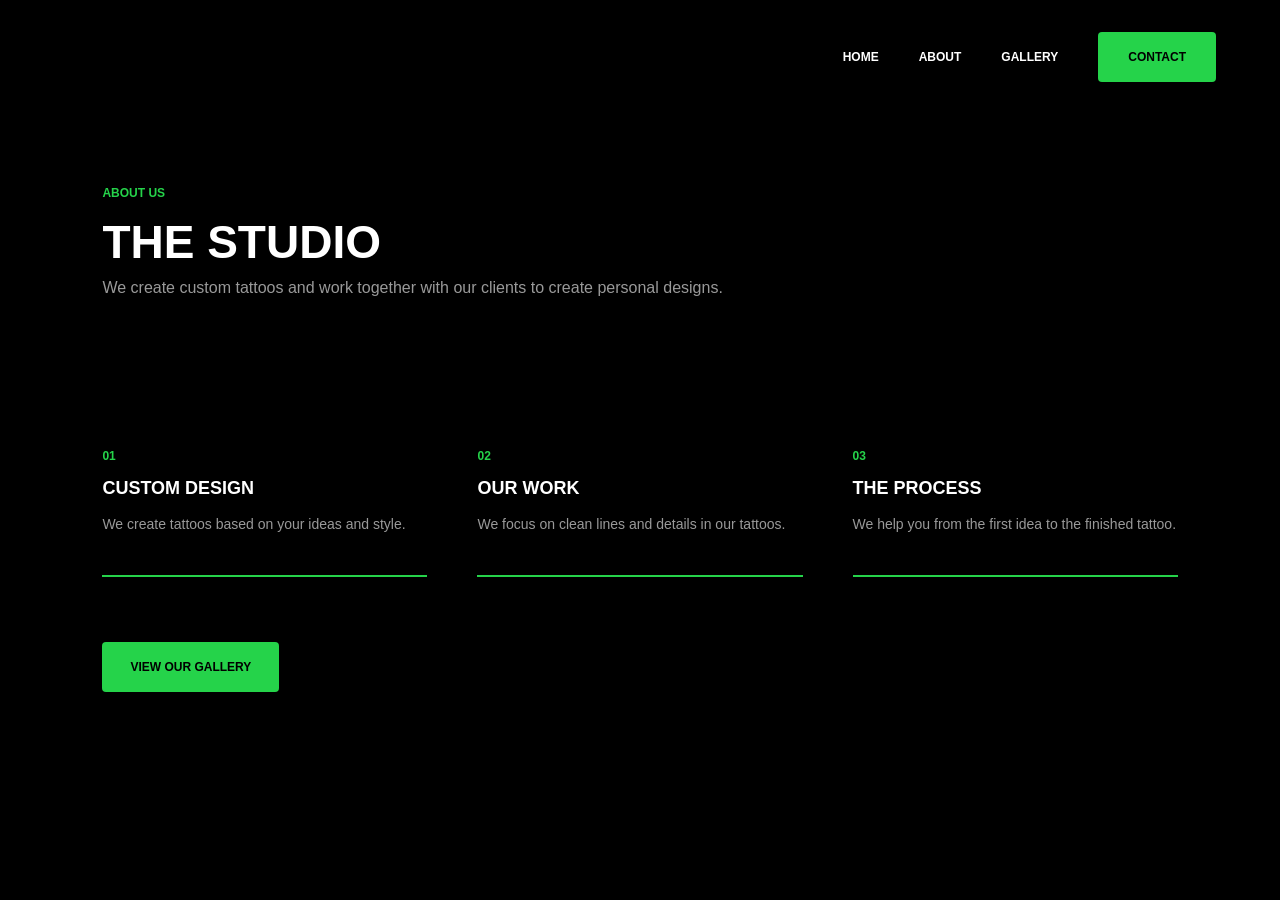
<file: index.html>
<!DOCTYPE html>
<html lang="en">

<head>
    <meta charset="UTF-8">
    <meta name="viewport" content="width=device-width, initial-scale=1.0">

    <title>About Us</title>
    <link rel="stylesheet" href="styles/index.css">
</head>

<body>

    <header>
        <nav>
            <a href="index.html">Home</a>
            <a href="about.html">About</a>
            <a href="gallery.html">Gallery</a>
            <a href="contact.html">Contact</a>
        </nav>
    </header>

    <main>

        <section>
            <p>About Us</p>

            <h1>The Studio</h1>

            <p>
                We create custom tattoos and work together with our clients
                to create personal designs.
            </p>
        </section>

        <section>

            <article>
                <p>01</p>
                <h2>Custom Design</h2>
                <p>We create tattoos based on your ideas and style.</p>
            </article>

            <article>
                <p>02</p>
                <h2>Our Work</h2>
                <p>We focus on clean lines and details in our tattoos.</p>
            </article>

            <article>
                <p>03</p>
                <h2>The Process</h2>
                <p>We help you from the first idea to the finished tattoo.</p>
            </article>

        </section>

        <section>
            <a href="gallery.html">View Our Gallery</a>
        </section>

    </main>

</body>

</html>
</file>
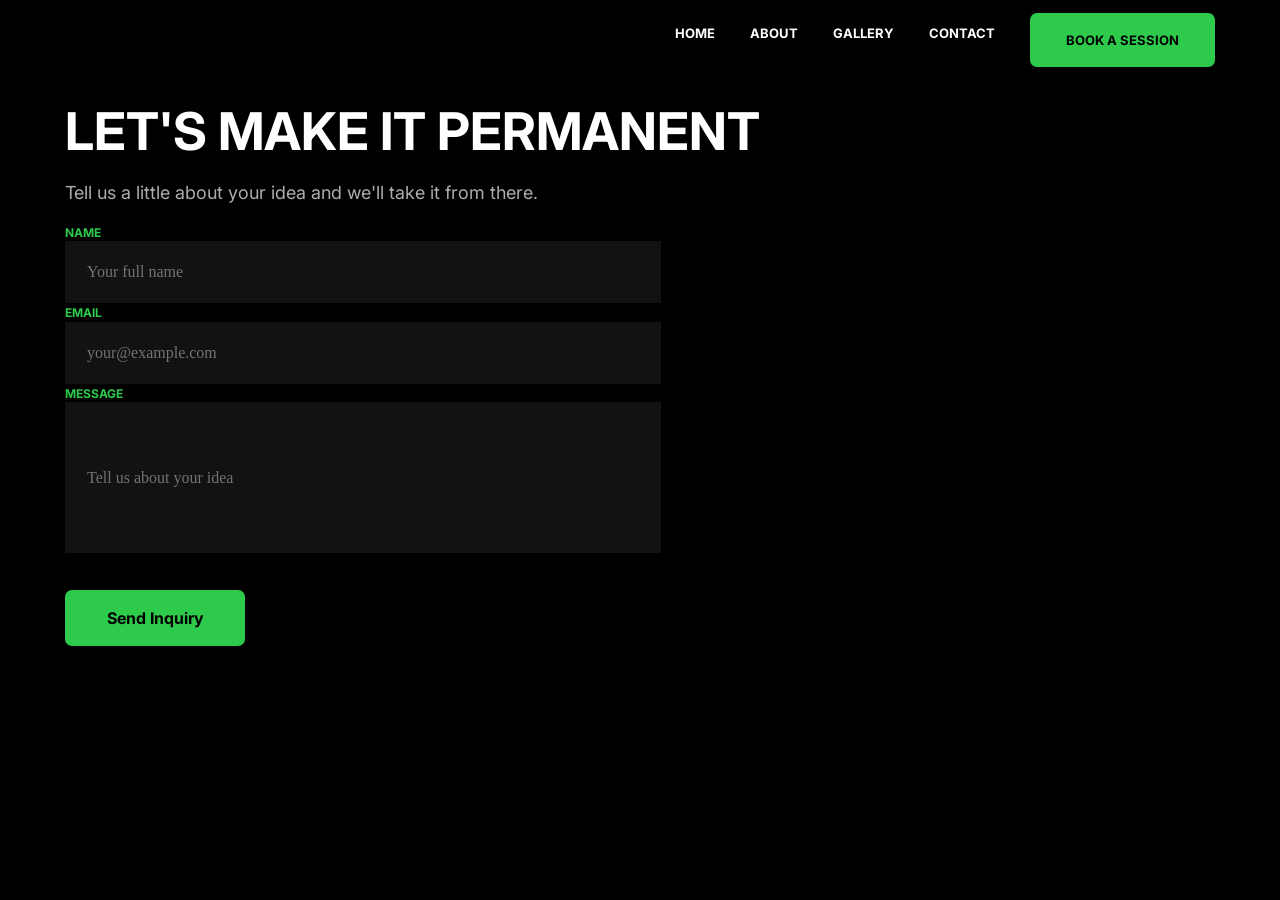
<file: Assignment6/index.html>
<!DOCTYPE html>
<html lang="en">
<head>
    <meta charset="UTF-8">
    <meta name="viewport" content="width=device-width, initial-scale=1.0">
    <title>Document</title>

    <link rel="preconnect" href="https://fonts.googleapis.com">
    <link rel="preconnect" href="https://fonts.gstatic.com" crossorigin>
    <link href="https://fonts.googleapis.com/css2?family=Inter:ital,opsz,wght@0,14..32,100..900;1,14..32,100..900&family=Nunito:ital,wght@0,200..1000;1,200..1000&family=Ramaraja&display=swap" rel="stylesheet">

    <link rel="stylesheet" href="style/normalize.css">
    <link rel="stylesheet" href="style/style.css">
</head>
<body>
    <header>
        <div class="headFlex">
            <nav>
                <ul>
                    <li><a>HOME</a></li>
                    <li><a>ABOUT</a></li>
                    <li><a>GALLERY</a></li>
                    <li><a>CONTACT</a></li>
                </ul>
            </nav>
            <button class="headButton">BOOK A SESSION</button>
        </div>
    </header>
    
    <h1>LET'S MAKE IT PERMANENT</h1>
    <p class="subheader">Tell us a little about your idea and we'll take it from there.</p>
    <form>
        <div><label class="name" id="name" for="nameInput" >NAME </label></div>

        <input id="nameInput" type="text" placeholder="Your full name">

        <div><label class="email" for="emailInput" >EMAIL </label> </div>
        <input id="emailInput" type="email" placeholder="your@example.com" required minlength="1">

        <div><label class="message" for="messageInput" >MESSAGE </label></div>
        <input id="messageInput" type="text" placeholder="Tell us about your idea">
        
        <div>
            <button class="inqButton" type="submit">Send Inquiry</button>
        </div>
        
    </form>
    
        
    
    
 
</body>
</html>
</file>
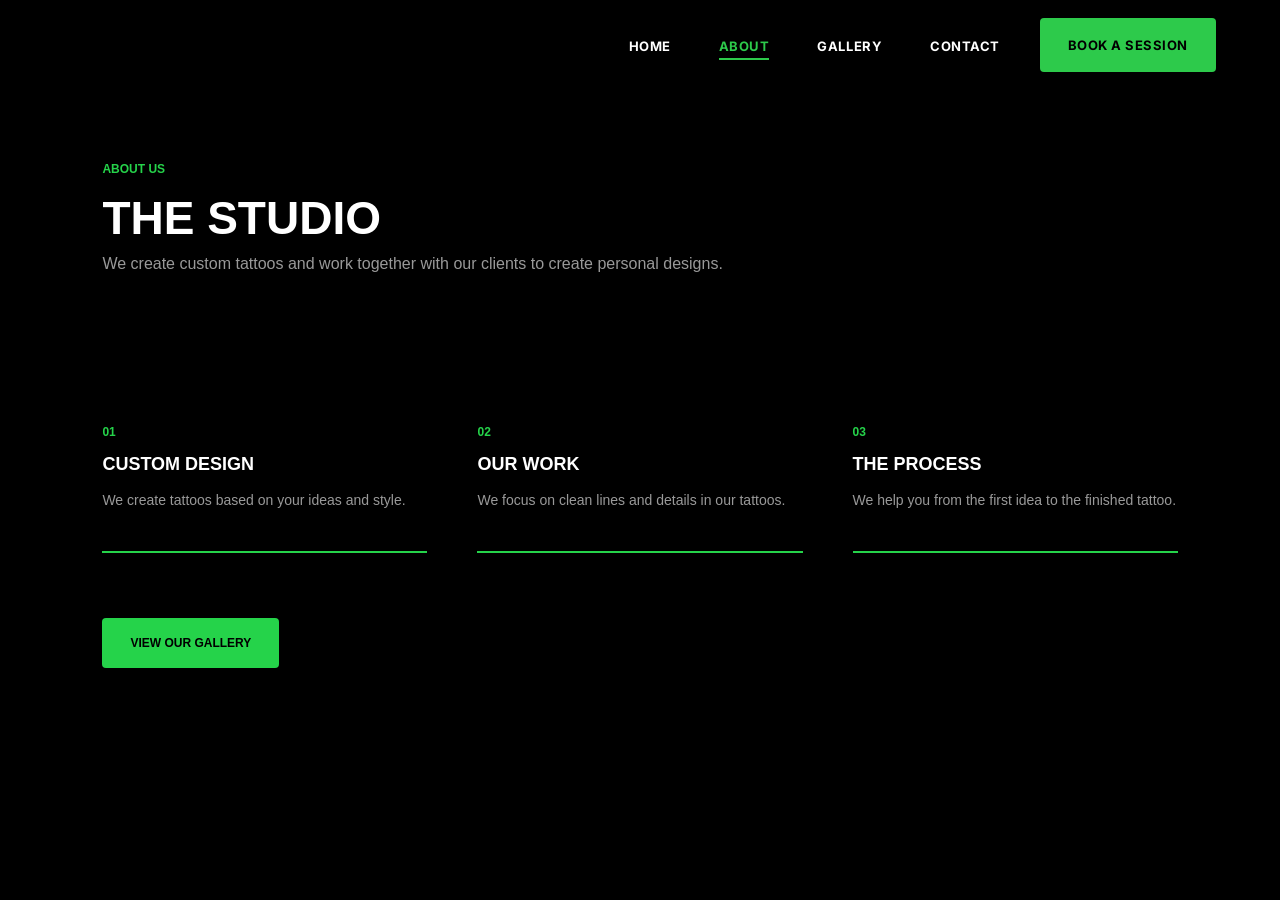
<file: Aboutus.html>
<!DOCTYPE html>
<html lang="en">

<head>
    <meta charset="UTF-8">
    <meta name="viewport" content="width=device-width, initial-scale=1.0">

    <title>About Us</title>
    <link rel="preconnect" href="https://fonts.googleapis.com">
    <link rel="preconnect" href="https://fonts.gstatic.com" crossorigin>
    <link href="https://fonts.googleapis.com/css2?family=Inter:wght@400;700&display=swap" rel="stylesheet">
    <link rel="stylesheet" href="styles/Aboutus.css">
</head>

<body>

    <header class="header">
        <nav class="nav" aria-label="Main">
            <ul class="nav__list">
                <!-- TODO: link to index.html once the home page exists -->
                <li><a href="home.html" class="nav__link">Home</a></li>
                <li><a href="Aboutus.html" class="nav__link nav__link--active" aria-current="page">About</a></li>
                <li><a href="gallery.html" class="nav__link">Gallery</a></li>
                <li><a href="contactus.html" class="nav__link">Contact</a></li>
            </ul>
            <a href="contactus.html" class="button">Book a session</a>
        </nav>
    </header>

    <main>

        <section>
            <p>About Us</p>

            <h1>The Studio</h1>

            <p>
                We create custom tattoos and work together with our clients
                to create personal designs.
            </p>
        </section>

        <section>

            <article>
                <p>01</p>
                <h2>Custom Design</h2>
                <p>We create tattoos based on your ideas and style.</p>
            </article>

            <article>
                <p>02</p>
                <h2>Our Work</h2>
                <p>We focus on clean lines and details in our tattoos.</p>
            </article>

            <article>
                <p>03</p>
                <h2>The Process</h2>
                <p>We help you from the first idea to the finished tattoo.</p>
            </article>

        </section>

        <section>
            <a href="gallery.html">View Our Gallery</a>
        </section>

    </main>

</body>

</html>
</file>
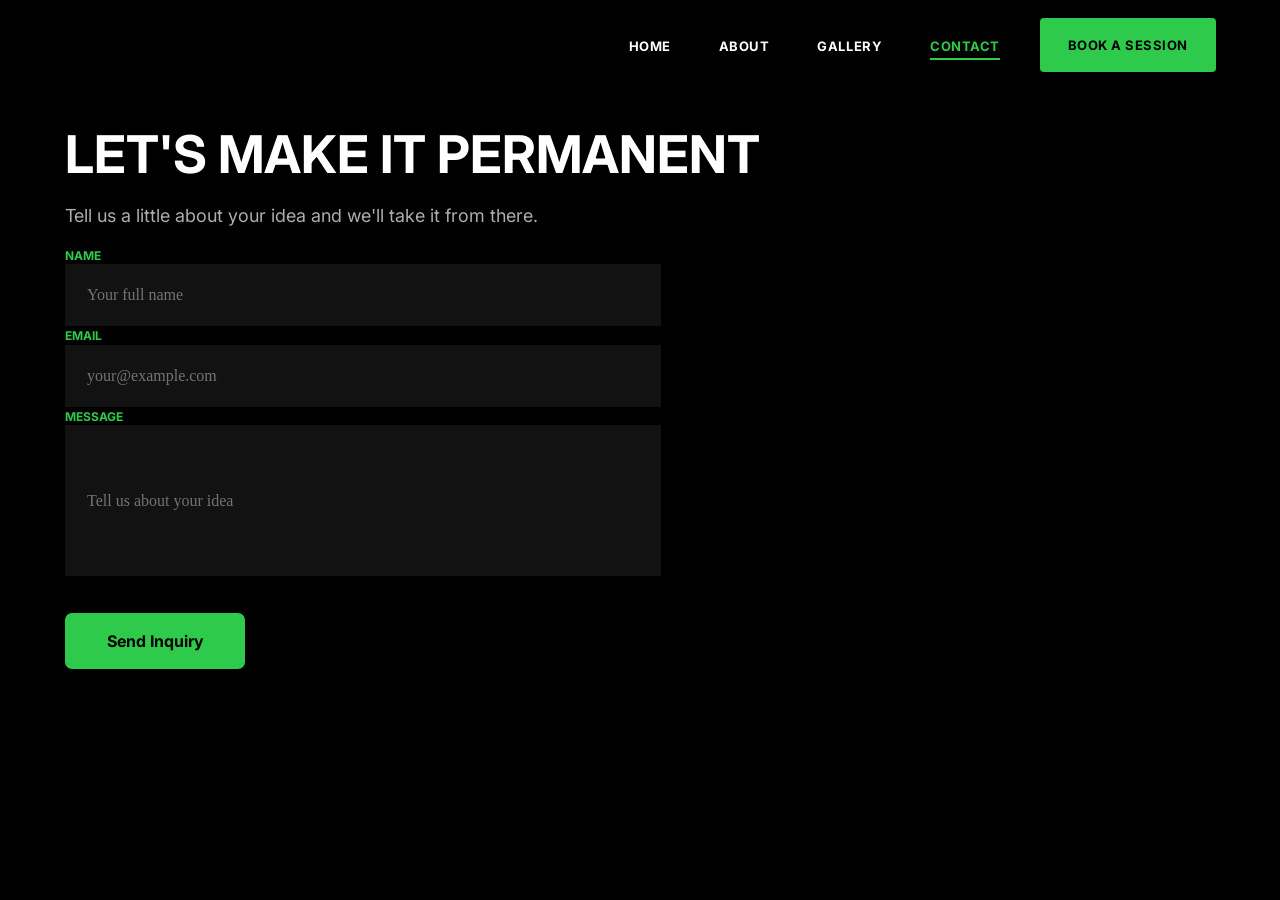
<file: contactus.html>
<!DOCTYPE html>
<html lang="en">
<head>
    <meta charset="UTF-8">
    <meta name="viewport" content="width=device-width, initial-scale=1.0">
    <title>Document</title>

    <link rel="preconnect" href="https://fonts.googleapis.com">
    <link rel="preconnect" href="https://fonts.gstatic.com" crossorigin>
    <link href="https://fonts.googleapis.com/css2?family=Inter:ital,opsz,wght@0,14..32,100..900;1,14..32,100..900&family=Nunito:ital,wght@0,200..1000;1,200..1000&family=Ramaraja&display=swap" rel="stylesheet">

    <link rel="stylesheet" href="styles/normalize.css">
    <link rel="stylesheet" href="styles/contactus.css">
</head>
<body>
    <header class="header">
        <nav class="nav" aria-label="Main">
            <ul class="nav__list">
                <!-- TODO: link to index.html once the home page exists -->
                <li><a href="home.html" class="nav__link">Home</a></li>
                <li><a href="Aboutus.html" class="nav__link">About</a></li>
                <li><a href="gallery.html" class="nav__link">Gallery</a></li>
                <li><a href="contactus.html" class="nav__link nav__link--active" aria-current="page">Contact</a></li>
            </ul>
            <a href="contactus.html" class="button">Book a session</a>
        </nav>
    </header>
    
    <h1>LET'S MAKE IT PERMANENT</h1>
    <p class="subheader">Tell us a little about your idea and we'll take it from there.</p>
    <form>
        <div><label class="name" id="name" for="nameInput" >NAME </label></div>

        <input id="nameInput" type="text" placeholder="Your full name">

        <div><label class="email" for="emailInput" >EMAIL </label> </div>
        <input id="emailInput" type="email" placeholder="your@example.com" required minlength="1">

        <div><label class="message" for="messageInput" >MESSAGE </label></div>
        <input id="messageInput" type="text" placeholder="Tell us about your idea">
        
        <div>
            <button class="inqButton" type="submit">Send Inquiry</button>
        </div>
        
    </form>
    
        
    
    
 
</body>
</html>
</file>
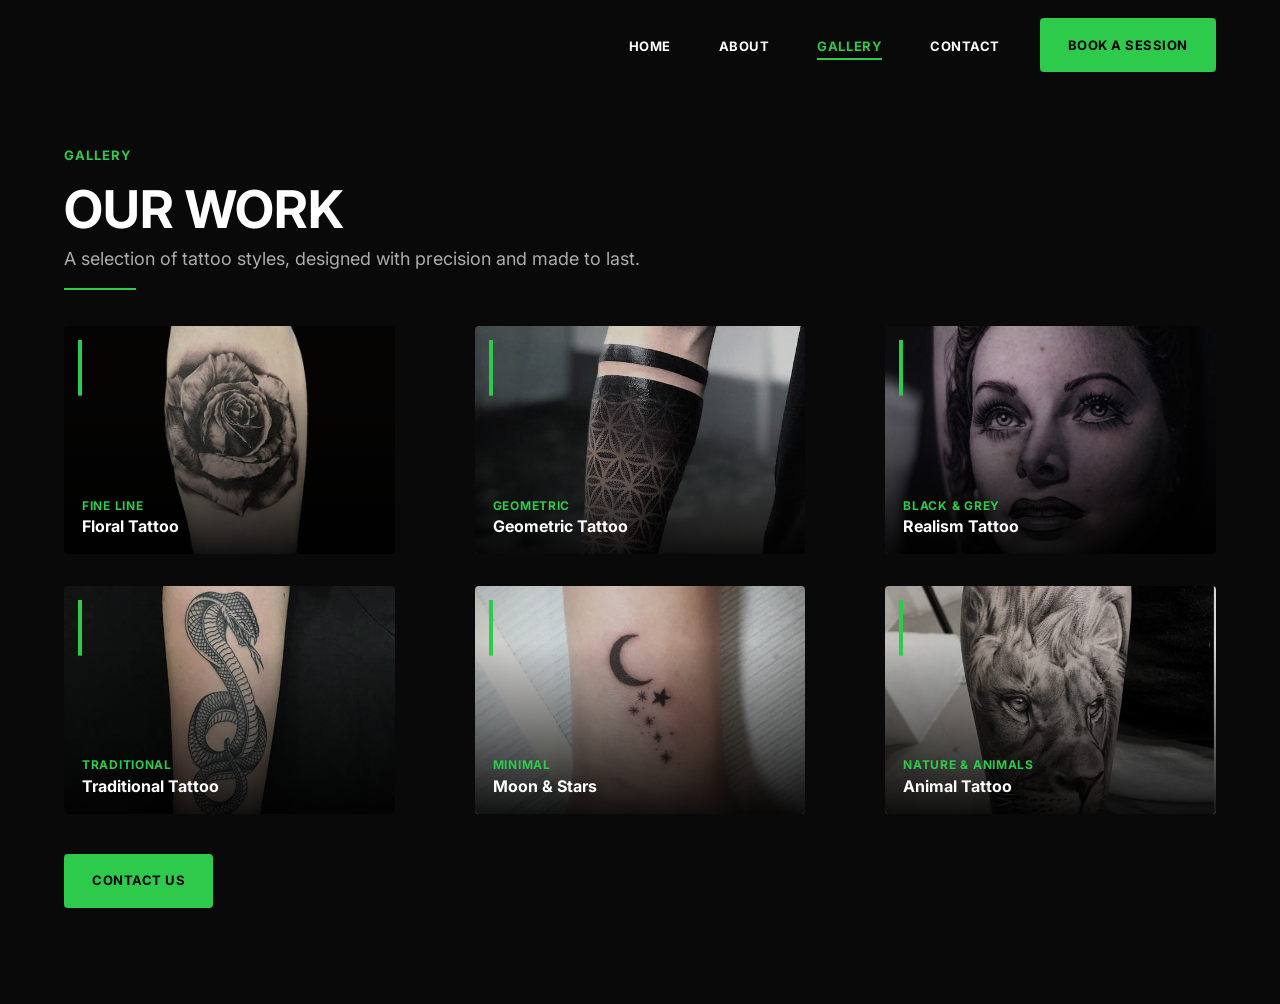
<file: gallery.html>
<!DOCTYPE html>
<html lang="en">
<head>
  <meta charset="UTF-8">
  <meta name="viewport" content="width=device-width, initial-scale=1.0">
  <title>Gallery — INK / LINE</title>
  <link rel="preconnect" href="https://fonts.googleapis.com"> <!--fonts.google.com-->
  <link rel="preconnect" href="https://fonts.gstatic.com" crossorigin>
  <link href="https://fonts.googleapis.com/css2?family=Inter:wght@400;700&display=swap" rel="stylesheet">
  <link rel="stylesheet" href="styles/normalize.css">
  <link rel="stylesheet" href="styles/gallery.css">
</head>
<body class="page">

  <!-- ========== My Navigation ========== -->
  <header class="header">
    <nav class="nav" aria-label="Main">
      <ul class="nav__list">
        <!-- TODO: link to index.html once the home page exists -->
        <li><a href="home.html" class="nav__link">Home</a></li>
        <li><a href="Aboutus.html" class="nav__link">About</a></li>
        <li><a href="gallery.html" class="nav__link nav__link--active" aria-current="page">Gallery</a></li>
        <li><a href="contactus.html" class="nav__link">Contact</a></li>
      </ul>
      <a href="contactus.html" class="button">Book a session</a>
    </nav>
  </header>

  <!-- ========== My GALLERY ========== -->
  <main class="gallery">
    <div class="gallery__intro">
      <p class="gallery__eyebrow">Gallery</p>
      <h1 class="gallery__title">Our work</h1>
      <p class="gallery__lead">A selection of tattoo styles, designed with precision and made to last.</p>
      <span class="gallery__line"></span>
    </div>

    <ul class="gallery__grid">
      <li class="card">
        <img class="card__image" src="photos/fine-line-floral.jpg" alt="Fine line floral rose tattoo on a calf">
        <span class="card__accent"></span>
        <div class="card__body">
          <p class="card__category">Fine line</p>
          <h2 class="card__title">Floral Tattoo</h2>
        </div>
      </li>

      <li class="card">
        <img class="card__image" src="photos/geometric.jpg" alt="Geometric pattern band tattoo on a forearm">
        <span class="card__accent"></span>
        <div class="card__body">
          <p class="card__category">Geometric</p>
          <h2 class="card__title">Geometric Tattoo</h2>
        </div>
      </li>

      <li class="card">
        <img class="card__image" src="photos/black-grey-realism.jpg" alt="Black and grey realism portrait tattoo">
        <span class="card__accent"></span>
        <div class="card__body">
          <p class="card__category">Black &amp; grey</p>
          <h2 class="card__title">Realism Tattoo</h2>
        </div>
      </li>

      <li class="card">
        <img class="card__image" src="photos/traditional.jpg" alt="Traditional style snake tattoo on an arm">
        <span class="card__accent"></span>
        <div class="card__body">
          <p class="card__category">Traditional</p>
          <h2 class="card__title">Traditional Tattoo</h2>
        </div>
      </li>

      <li class="card">
        <img class="card__image" src="photos/minimal-moon-stars.jpg" alt="Minimal moon and stars tattoo on an ankle">
        <span class="card__accent"></span>
        <div class="card__body">
          <p class="card__category">Minimal</p>
          <h2 class="card__title">Moon &amp; Stars</h2>
        </div>
      </li>

      <li class="card">
        <img class="card__image" src="photos/nature-animal.jpg" alt="Realistic lion tattoo on an upper arm">
        <span class="card__accent"></span>
        <div class="card__body">
          <p class="card__category">Nature &amp; animals</p>
          <h2 class="card__title">Animal Tattoo</h2>
        </div>
      </li>
    </ul>

    <a href="contact.html" class="button button--large">Contact us</a>
  </main>

</body>
</html>
</file>
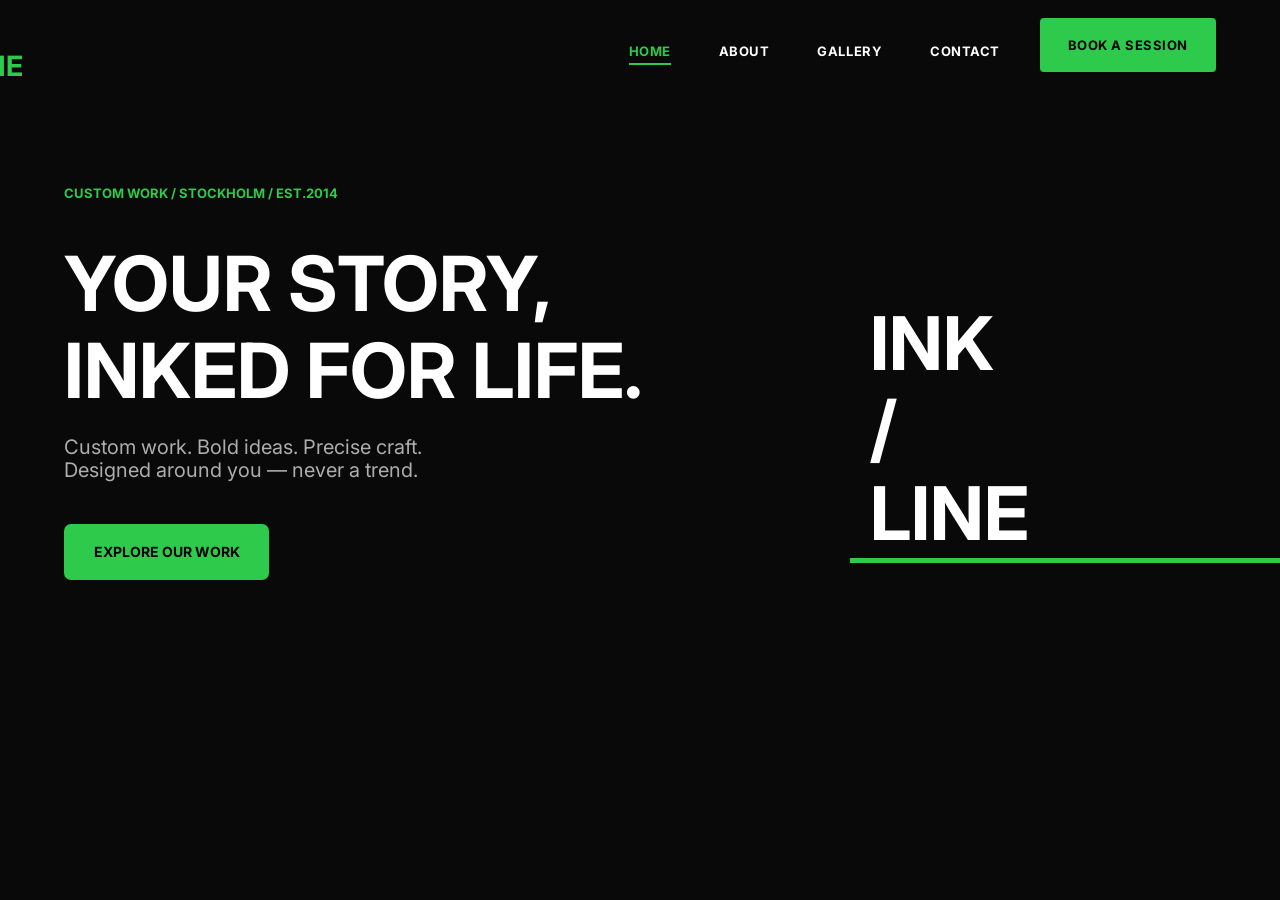
<file: home.html>
<!DOCTYPE html>
<html lang="en">
<head>
    <meta charset="UTF-8">
    <meta name="viewport" content="width=device-width, initial-scale=1.0">
    <title>Home</title>
    <link rel="preconnect" href="https://fonts.googleapis.com">
    <link rel="preconnect" href="https://fonts.gstatic.com" crossorigin>
    <link href="https://fonts.googleapis.com/css2?family=Google+Sans:ital,opsz,wght@0,17..18,400..700;1,17..18,400..700&family=Inter:ital,opsz,wght@0,14..32,100..900;1,14..32,100..900&family=Italianno&family=Roboto:ital,wght@0,100..900;1,100..900&display=swap" rel="stylesheet">
    <link rel="stylesheet" href="styles/normalize.css">
    <link rel="stylesheet" href="styles/home.css">
</head>
<body class="page">
    
    <!-- ========== My Navigation ========== -->
    <header class="header">
        <div class="logo">
            <h3>INK / LINE</h3>
        </div>
        <nav class="nav" aria-label="Main">
            <ul class="nav__list">
                <li><a href="Home.html" class="nav__link nav__link--active" aria-current="page">HOME</a></li>
                <li><a href="Aboutus.html" class="nav__link">ABOUT</a></li>
                <li><a href="gallery.html" class="nav__link">GALLERY</a></li>
                <li><a href="contactus.html" class="nav__link">CONTACT</a></li>
            </ul>
        </nav>
        <button class="button"><a href="#" class="text-book">BOOK A SESSION</a></button>
    </header>

    <!-- ========== My PRESENTATION ========== -->
    <main class="main">
        <div>
            <section>
                <h6 class="main__custom">CUSTOM WORK / STOCKHOLM / EST.2014</h6>
                <h1 class="main__title">YOUR STORY, INKED FOR LIFE.</h1>
                <p class="main__info">Custom work. Bold ideas. Precise craft. Designed around you — never a trend.</p>
                <button class="button--large">EXPLORE OUR WORK</button>
            </section>
            <div>
                <section>
                    <h2 class="logo__big--side">INK / LINE</h2>
                    <h1 class="line__under"></h1>
                </section>
            </div>
        </div>
    </main>

</body>
</html>
</file>
<file: styles/index.css>
body {
    margin: 0;
    background-color: #000000;
    color: #ffffff;
    font-family: Arial, Helvetica, sans-serif;
}

header {
    padding: 32px 5%;
}

nav {
    display: flex;
    justify-content: flex-end;
    align-items: center;
    gap: 40px;
}

nav a {
    color: #ffffff;
    text-decoration: none;
    font-size: 12px;
    font-weight: bold;
    text-transform: uppercase;

    
    }

nav a:hover {
    color: #25d34a;
}

nav a:last-child {
    background-color: #25d34a;
    color: #000000;
    padding: 18px 30px;
    border-radius: 4px;
}

main {
    padding: 40px 8% 100px;
}


main section:first-child {
    padding-top: 20px;
    margin-bottom: 140px;
}

main section:first-child p:first-child {
    color: #25d34a;
    font-size: 12px;
    font-weight: bold;
    text-transform: uppercase;
    margin-bottom: 15px;
}

h1 {
    font-size: 46px;
    margin: 0 0 10px;
    text-transform: uppercase;
}

main section:first-child p:last-child {
    color: #999999;
    font-size: 16px;
    margin: 0;
}


main section:nth-child(2) {
    display: flex;
    gap: 50px;
}

article {
    flex: 1;
    border-bottom: 2px solid #25d34a;
    padding-bottom: 40px;
}

article p:first-child {
    color: #25d34a;
    font-size: 12px;
    font-weight: bold;
    margin-bottom: 15px;
}

h2 {
    font-size: 18px;
    margin: 0 0 15px;
    text-transform: uppercase;
}

article p:last-child {
    color: #999999;
    font-size: 14px;
    line-height: 1.5;
    margin: 0;
}

main section:last-child {
    margin-top: 65px;
}

main section:last-child a {
    display: inline-block;
    background-color: #25d34a;
    color: #000000;
    text-decoration: none;
    padding: 18px 28px;
    border-radius: 4px;
    font-size: 12px;
    font-weight: bold;
    text-transform: uppercase;
}
</file>
<file: Assignment6/style/style.css>
body{
    background-color: #000000;
    margin-left:65px;
    margin-right:65px;
}

.headFlex{
    display:flex;
    justify-content:flex-end;
    align-items:center;
    gap:35px;
}

ul{
    display:flex;
    gap:35px;
    /* Now it makes sense why nothing changed when i previously attempted to set ul to flex, i had accidentally set all anchors as one list item.*/
    cursor:pointer;
}

a{
    color:white;
    font-family: "Inter", sans-serif;
    font-optical-sizing: auto;
    font-weight:bold;
    font-style: normal;
    font-size:13px;

}

.headButton{
    background-color:#2DCA4B;
    color:black;
    font-size:13px;
    font-family: "Inter", sans-serif;
    font-optical-sizing: auto;
    font-weight:bold;
    font-style: normal;
    border-radius:7px;
    max-width:185px;
    width:100%;
    min-height:54px;
    margin-top:13px;
    border-color:transparent;
    cursor: pointer;
    
}


body{
    background-color: #000000;
    margin-left:65px;
    margin-right:65px;
}

h1{
    font-family: "Inter", sans-serif;
    font-weight:bold;
    font-size:52px;
    width:711px;
    height:63px;
    color: #FFFFFF;
    margin-bottom:0;
}

.subheader{
    font-family: "Inter", sans-serif;
    font-size:18px;
    width:484px;
    height: 22px;
    color: #ADADAD;

}

.name, .email, .message{
    color:#2DCA4B;
    font-size:12px;
    font-family: "Inter", sans-serif;
    font-weight:bold;

}

#nameInput, #emailInput{
    width:570px;
    height:56px;
    background-color:#121212;
    border-color:transparent;
    padding-left:20px; /*remember to remove 2opx from the width when adding 20px padding */
    color:white;
}

#messageInput{
    width:570px;
    height:145px;
    border-color:transparent;
    background-color:#121212;
    padding-left:20px;
    color:white;
}

::placeholder{
    color:#737373;

}


.inqButton{
    background-color:#2DCA4B;
    cursor: pointer;
    width:180px;
    height:56px;
    border-radius:7px;
    border-color:transparent;
    margin-top:37px;
    font-family: "Inter", sans-serif;
    font-weight:bold;

}

button:hover, a:hover {
  background-color: #4CAF50;
  color: white;
}
</file>
<file: styles/Aboutus.css>
body {
    margin: 0;
    background-color: #000000;
    color: #ffffff;
    font-family: Arial, Helvetica, sans-serif;
}

/* =========================================================
   HEADER + NAV  (same as gallery page)
   ========================================================= */
:root {
    --accent: #2dca4b;
    --gutter: clamp(16px, 5vw, 64px);
}

.header {
    display: flex;
    justify-content: flex-end;
    max-width: 1440px;
    margin: 0 auto;
    padding: 18px var(--gutter);
    font-family: "Inter", sans-serif;
    animation: slide-down 0.7s ease both;
}

.nav {
    display: flex;
    align-items: center;
    gap: 40px;
}

.nav__list {
    display: flex;
    gap: 48px;
    margin: 0;
    padding: 0;
    list-style: none;
}

.nav__link {
    position: relative;
    color: #ffffff;
    text-decoration: none;
    font-size: 13px;
    font-weight: 700;
    letter-spacing: 0.04em;
    text-transform: uppercase;
    transition: color 0.25s;
}

/* Underline that wipes in on hover */
.nav__link::after {
    content: "";
    position: absolute;
    left: 0;
    bottom: -6px;
    width: 100%;
    height: 2px;
    background: var(--accent);
    transform: scaleX(0);
    transform-origin: left;
    transition: transform 0.35s ease;
}

.nav__link:hover,
.nav__link--active { color: var(--accent); }

.nav__link:hover::after,
.nav__link--active::after { transform: scaleX(1); }

.button {
    display: inline-flex;
    align-items: center;
    gap: 10px;
    height: 54px;
    padding: 0 28px;
    border-radius: 4px;
    background: var(--accent);
    color: #000;
    text-decoration: none;
    font-size: 13px;
    font-weight: 700;
    letter-spacing: 0.04em;
    text-transform: uppercase;
    white-space: nowrap;
    transition: transform 0.25s ease, box-shadow 0.25s;
}

.button:hover {
    transform: translateY(-2px);
    box-shadow: 0 10px 28px -8px rgba(45, 202, 75, 0.55);
}

.button:focus-visible,
.nav__link:focus-visible {
    outline: 2px solid var(--accent);
    outline-offset: 4px;
}

@keyframes slide-down {
    from { opacity: 0; transform: translateY(-16px); }
    to   { opacity: 1; transform: translateY(0); }
}

@media (max-width: 1100px) {
    .nav__list { gap: 28px; }
}

@media (max-width: 820px) {
    .header { justify-content: center; }
    .nav { flex-wrap: wrap; justify-content: center; gap: 20px; }
    .nav__list { gap: 20px; }
    .button { height: 44px; padding: 0 18px; }
}

@media (prefers-reduced-motion: reduce) {
    .header,
    .header * {
        animation-duration: 0.01ms !important;
        transition-duration: 0.01ms !important;
    }
}

main {
    padding: 40px 8% 100px;
}


main section:first-child {
    padding-top: 20px;
    margin-bottom: 140px;
}

main section:first-child p:first-child {
    color: #25d34a;
    font-size: 12px;
    font-weight: bold;
    text-transform: uppercase;
    margin-bottom: 15px;
}

h1 {
    font-size: 46px;
    margin: 0 0 10px;
    text-transform: uppercase;
}

main section:first-child p:last-child {
    color: #999999;
    font-size: 16px;
    margin: 0;
}


main section:nth-child(2) {
    display: flex;
    gap: 50px;
}

article {
    flex: 1;
    border-bottom: 2px solid #25d34a;
    padding-bottom: 40px;
}

article p:first-child {
    color: #25d34a;
    font-size: 12px;
    font-weight: bold;
    margin-bottom: 15px;
}

h2 {
    font-size: 18px;
    margin: 0 0 15px;
    text-transform: uppercase;
}

article p:last-child {
    color: #999999;
    font-size: 14px;
    line-height: 1.5;
    margin: 0;
}

main section:last-child {
    margin-top: 65px;
}

main section:last-child a {
    display: inline-block;
    background-color: #25d34a;
    color: #000000;
    text-decoration: none;
    padding: 18px 28px;
    border-radius: 4px;
    font-size: 12px;
    font-weight: bold;
    text-transform: uppercase;
}
</file>
<file: styles/contactus.css>
body{
    background-color: #000000;
    margin-left:65px;
    margin-right:65px;
}

/* =========================================================
   HEADER + NAV  (same as gallery page)
   ========================================================= */
:root {
    --accent: #2dca4b;
    --gutter: clamp(16px, 5vw, 64px);
}

.header {
    display: flex;
    justify-content: flex-end;
    margin: 0 -65px; /* cancel the body side margins so the nav lines up with the gallery page */
    padding: 18px var(--gutter);
    font-family: "Inter", sans-serif;
    animation: slide-down 0.7s ease both;
}

.nav {
    display: flex;
    align-items: center;
    gap: 40px;
}

.nav__list {
    display: flex;
    gap: 48px;
    margin: 0;
    padding: 0;
    list-style: none;
}

.nav__link {
    position: relative;
    color: #ffffff;
    text-decoration: none;
    font-size: 13px;
    font-weight: 700;
    letter-spacing: 0.04em;
    text-transform: uppercase;
    transition: color 0.25s;
}

/* Underline that wipes in on hover */
.nav__link::after {
    content: "";
    position: absolute;
    left: 0;
    bottom: -6px;
    width: 100%;
    height: 2px;
    background: var(--accent);
    transform: scaleX(0);
    transform-origin: left;
    transition: transform 0.35s ease;
}

.nav__link:hover,
.nav__link--active { color: var(--accent); }

.nav__link:hover::after,
.nav__link--active::after { transform: scaleX(1); }

.button {
    display: inline-flex;
    align-items: center;
    gap: 10px;
    height: 54px;
    padding: 0 28px;
    border-radius: 4px;
    background: var(--accent);
    color: #000;
    text-decoration: none;
    font-size: 13px;
    font-weight: 700;
    letter-spacing: 0.04em;
    text-transform: uppercase;
    white-space: nowrap;
    transition: transform 0.25s ease, box-shadow 0.25s;
}

.button:hover {
    transform: translateY(-2px);
    box-shadow: 0 10px 28px -8px rgba(45, 202, 75, 0.55);
}

.button:focus-visible,
.nav__link:focus-visible {
    outline: 2px solid var(--accent);
    outline-offset: 4px;
}

@keyframes slide-down {
    from { opacity: 0; transform: translateY(-16px); }
    to   { opacity: 1; transform: translateY(0); }
}

@media (max-width: 1100px) {
    .nav__list { gap: 28px; }
}

@media (max-width: 820px) {
    .header { justify-content: center; }
    .nav { flex-wrap: wrap; justify-content: center; gap: 20px; }
    .nav__list { gap: 20px; }
    .button { height: 44px; padding: 0 18px; }
}

@media (prefers-reduced-motion: reduce) {
    .header,
    .header * {
        animation-duration: 0.01ms !important;
        transition-duration: 0.01ms !important;
    }
}


body{
    background-color: #000000;
    margin-left:65px;
    margin-right:65px;
}

h1{
    font-family: "Inter", sans-serif;
    font-weight:bold;
    font-size:52px;
    width:711px;
    height:63px;
    color: #FFFFFF;
    margin-bottom:0;
}

.subheader{
    font-family: "Inter", sans-serif;
    font-size:18px;
    width:484px;
    height: 22px;
    color: #ADADAD;

}

.name, .email, .message{
    color:#2DCA4B;
    font-size:12px;
    font-family: "Inter", sans-serif;
    font-weight:bold;

}

#nameInput, #emailInput{
    width:570px;
    height:56px;
    background-color:#121212;
    border-color:transparent;
    padding-left:20px; /*remember to remove 2opx from the width when adding 20px padding */
    color:white;
}

#messageInput{
    width:570px;
    height:145px;
    border-color:transparent;
    background-color:#121212;
    padding-left:20px;
    color:white;
}

::placeholder{
    color:#737373;

}


.inqButton{
    background-color:#2DCA4B;
    cursor: pointer;
    width:180px;
    height:56px;
    border-radius:7px;
    border-color:transparent;
    margin-top:37px;
    font-family: "Inter", sans-serif;
    font-weight:bold;

}

.inqButton:hover {
  background-color: #4CAF50;
  color: white;
}
</file>
<file: styles/gallery.css>
/* =========================================================
   INK / LINE — Gallery page
   BEM naming · Flexbox (header, nav, card body) · Grid (gallery)
   ========================================================= */

:root {
  --bg: #090909;
  --accent: #2dca4b;
  --text: #ffffff;
  --muted: #adadad;
  --gutter: clamp(16px, 5vw, 64px);
}

/* ---------- Base ---------- */
*,
*::before,
*::after { box-sizing: border-box; }

body,
h1,
h2,
p,
ul { margin: 0; }

ul { list-style: none; padding: 0; }

a { color: inherit; text-decoration: none; }

img { display: block; max-width: 100%; }

.page {
  min-height: 100vh;
  background: var(--bg);
  color: var(--text);
  font-family: "Inter", sans-serif;
}

/* =========================================================
   HEADER + NAV  (flex)
   ========================================================= */
.header {
  display: flex;
  justify-content: flex-end;
  max-width: 1440px;
  margin: 0 auto;
  padding: 18px var(--gutter);
  animation: slide-down 0.7s ease both;
}

.nav {
  display: flex;
  align-items: center;
  gap: 40px;
}

.nav__list {
  display: flex;
  gap: 48px;
}

.nav__link {
  position: relative;
  font-size: 13px;
  font-weight: 700;
  letter-spacing: 0.04em;
  text-transform: uppercase;
  transition: color 0.25s;
}

/* Underline that wipes in on hover */
.nav__link::after {
  content: "";
  position: absolute;
  left: 0;
  bottom: -6px;
  width: 100%;
  height: 2px;
  background: var(--accent);
  transform: scaleX(0);
  transform-origin: left;
  transition: transform 0.35s ease;
}

.nav__link:hover,
.nav__link--active { color: var(--accent); }

.nav__link:hover::after,
.nav__link--active::after { transform: scaleX(1); }

/* =========================================================
   BUTTON
   ========================================================= */
.button {
  display: inline-flex;
  align-items: center;
  gap: 10px;
  height: 54px;
  padding: 0 28px;
  border-radius: 4px;
  background: var(--accent);
  color: #000;
  font-size: 13px;
  font-weight: 700;
  letter-spacing: 0.04em;
  text-transform: uppercase;
  white-space: nowrap;
  transition: transform 0.25s ease, box-shadow 0.25s;
}

.button:hover {
  transform: translateY(-2px);
  box-shadow: 0 10px 28px -8px rgba(45, 202, 75, 0.55);
}

.button--large {
  margin-top: 40px;
  animation: fade-up 0.8s 0.9s ease both;
}

.button:focus-visible,
.nav__link:focus-visible {
  outline: 2px solid var(--accent);
  outline-offset: 4px;
}

/* =========================================================
   GALLERY  (grid)
   ========================================================= */
.gallery {
  max-width: 1440px;
  margin: 0 auto;
  padding: 58px var(--gutter) 96px;
}

.gallery__intro {
  margin-bottom: 36px;
  animation: fade-up 0.8s 0.15s ease both;
}

.gallery__eyebrow {
  color: var(--accent);
  font-size: 13px;
  font-weight: 700;
  letter-spacing: 0.08em;
  text-transform: uppercase;
}

.gallery__title {
  margin-top: 16px;
  font-size: clamp(36px, 5vw, 52px);
  line-height: 1.2;
  text-transform: uppercase;
}

.gallery__lead {
  margin-top: 8px;
  max-width: 600px;
  color: var(--muted);
  font-size: 18px;
}

/* Short green rule that draws itself in */
.gallery__line {
  display: block;
  width: 72px;
  height: 2px;
  margin-top: 18px;
  background: var(--accent);
  transform-origin: left;
  animation: draw 0.9s 0.6s ease both;
}

.gallery__grid {
  display: grid;
  grid-template-columns: repeat(3, 1fr);
  gap: 32px 80px;
}

/* =========================================================
   CARD
   ========================================================= */
.card {
  position: relative;
  aspect-ratio: 360 / 248;
  overflow: hidden;
  border-radius: 4px;
  cursor: pointer;
  animation: fade-up 0.8s ease both;
}

/* Staggered entrance for the six cards */
.card:nth-child(1) { animation-delay: 0.3s; }
.card:nth-child(2) { animation-delay: 0.4s; }
.card:nth-child(3) { animation-delay: 0.5s; }
.card:nth-child(4) { animation-delay: 0.6s; }
.card:nth-child(5) { animation-delay: 0.7s; }
.card:nth-child(6) { animation-delay: 0.8s; }

.card__image {
  position: absolute;
  inset: 0;
  width: 100%;
  height: 100%;
  object-fit: cover;
  filter: grayscale(35%) brightness(0.85);
  transition: transform 0.8s ease, filter 0.5s;
}

/* Dark gradient so the labels stay readable over any photo */
.card::after {
  content: "";
  position: absolute;
  inset: 0;
  background: linear-gradient(to top, rgba(0, 0, 0, 0.9), transparent 75%);
}

/* Everything above the gradient */
.card__accent,
.card__body { z-index: 1; }

.card__accent {
  position: absolute;
  top: 14px;
  left: 14px;
  width: 4px;
  height: 70%;
  background: var(--accent);
  transform: scaleY(0.35);
  transform-origin: top;
  transition: transform 0.5s ease;
}

.card__body {
  position: absolute;
  left: 18px;
  right: 18px;
  bottom: 18px;
  display: flex;
  flex-direction: column;
  gap: 5px;
  transition: transform 0.5s ease;
}

.card__category {
  color: var(--accent);
  font-size: 12px;
  font-weight: 700;
  letter-spacing: 0.06em;
  text-transform: uppercase;
}

.card__title { font-size: 16px; }

/* ---------- Card hover ---------- */
.card:hover .card__image {
  transform: scale(1.07);
  filter: grayscale(0) brightness(1);
}

.card:hover .card__accent { transform: scaleY(1); }

.card:hover .card__body { transform: translateY(-4px); }

/* =========================================================
   Animations
   ========================================================= */
@keyframes fade-up {
  from { opacity: 0; transform: translateY(24px); }
  to   { opacity: 1; transform: translateY(0); }
}

@keyframes slide-down {
  from { opacity: 0; transform: translateY(-16px); }
  to   { opacity: 1; transform: translateY(0); }
}

@keyframes draw {
  from { transform: scaleX(0); }
  to   { transform: scaleX(1); }
}

/* =========================================================
   Responsive
   ========================================================= */
@media (max-width: 1100px) {
  .gallery__grid { grid-template-columns: repeat(2, 1fr); gap: 28px; }
  .nav__list { gap: 28px; }
}

@media (max-width: 820px) {
  .header { justify-content: center; }
  .nav { flex-wrap: wrap; justify-content: center; gap: 20px; }
  .nav__list { gap: 20px; }
  .button { height: 44px; padding: 0 18px; }
}

@media (max-width: 560px) {
  .gallery__grid { grid-template-columns: 1fr; gap: 20px; }
}

/* Respect reduced-motion settings */
@media (prefers-reduced-motion: reduce) {
  *,
  *::before,
  *::after {
    animation-duration: 0.01ms !important;
    animation-delay: 0s !important;
    transition-duration: 0.01ms !important;
  }
}
</file>
<file: styles/home.css>
/* 
INK / LINE - Home page
BEM naming • Flexbox (header, nav, card body)
 */

:root {
    --bg: #090909;
    --accent: #2dca4b;
    --text: #ffffff;
    --muted: #adadad;
    --gutter: clamp(16px, 5vw, 64px);
}

/* ---------- Base ---------- */
*,
*::before,
*::after {box-sizing: border-box;}

body,
h1,
h3,
p,
ul {margin: 0;}

ul {list-style: none; padding: 0;}

a {color: inherit; text-decoration: none;}

body {background: var(--bg);}


.header {
    display: flex;
    justify-content: flex-end;
    max-width: 1440px;
    margin: 0 auto;
    padding: 18px var(--gutter);
    animation: slide-down 0.7s ease both;
}

/* ==========================================================
    LOGO
   ========================================================== */

.logo h3 {
    width: 134px;
    height: 34px;
    max-width: 134px;
    max-height: 34px;
    font-family: "Inter", sans-serif;
    font-style: normal;
    font-weight: bold;
    font-size: 28px;
    line-height: auto;
    letter-spacing: 0%;
    color: var(--accent);
    margin-left: 64px;
    margin-top: 32px;
    justify-content: left;
}



/* ==========================================================
    NAVIGATION
   ========================================================== */

.nav {
    display: flex;
    align-items: center;
    gap: 40px;
    margin-left: 602px;
}

.nav__list {
    display: flex;
    gap: 48px;
}

.nav__link {
    position: relative;
    color: var(--text);
    font-family: "Inter", sans-serif;
    font-size: 13px;
    font-weight: 700;
    letter-spacing: 0.04em;
    text-transform: uppercase;
    transition: color 0.25s;
}

/* Underline that whipes in on hover */
.nav__link::after {
    content: "";
    position: absolute;
    left: 0;
    bottom: -6px;
    width: 100%;
    height: 2px;
    background: var(--accent);
    transform: scaleX(0);
    transform-origin: left;
    transition: transform 0.35s ease;
}

.nav__link:hover,
.nav__link--active { color: var(--accent);}

.nav__link:hover::after,
.nav__link--active::after {transform: scaleX(1);}

/* ==========================================================
    BUTTON
   ========================================================== */
.button {
    display: inline-flex;
    align-items: center;
    gap: 10px;
    height: 54px;
    padding: 0 28px;
    border-radius: 4px;
    border-right: var(--accent);
    border-bottom: var(--accent);
    border-left: var(--accent);
    border-top: var(--accent);
    background: var(--accent);
    color: #000;
    font-family: "Inter", sans-serif;
    font-size: 13px;
    font-weight: 700;
    letter-spacing: 0.04em;
    text-transform: uppercase;
    white-space: nowrap;
    transition: transform 0.25s ease, box-shadow 0.25s;
    margin-left: 40px;
}

.button:hover {
    transform: translateY(-2px);
    box-shadow: 0 10px 28px -8px rgba(45, 202, 75, 0.55);
}

.button--large {
    margin-top: 42px;
    animation: fade-up 0.8s 0.9s ease both;
}

.button--large:hover {
    transform: translateY(-2px);
    box-shadow: 0 10px 28px -8px rgba(45, 202, 75, 0.55);
}

.button:focus-visible,
.nav__link:focus-visible {
    outline: 2px solid var(--accent);
    outline-offset: 4px;
}


/* ==========================================================
    THE TEXT
   ========================================================== */

.main {
    max-width: 1440px;
    margin: 0 auto;
}

.main__custom {
    font-family: "Inter", sans-serif;
    font-style: normal;
    font-weight: bold;
    font-size: 13px;
    line-height: auto;
    letter-spacing: 0%;
    color: #2dca4b;
    margin-top: 84px;
    margin-left: 64px;
}

.main__title {
    max-width: 599px;
    width: 100%;
    font-family: "Inter", sans-serif;
    font-style: normal;
    font-weight: bold;
    font-size: 76px;
    line-height: auto;
    letter-spacing: 0%;
    color: #FFFFFF;
    margin-top: 39px;
    margin-left: 64px;
}

.main__info {
    max-width: 371px;
    width: 100%;
    font-family: "Inter", sans-serif;
    font-style: normal;
    font-weight: normal;
    font-size: 20px;
    line-height: auto;
    letter-spacing: 0%;
    color: #ADADAD;
    margin-top: 21px;
    margin-left: 64px;
}

.button--large {
    width: 205px;
    height: 56px;
    opacity: 100%;
    border-radius: 7px;
    background-color: #2dca4b;
    font-family: "Inter", sans-serif;
    font-style: normal;
    font-weight: bold;
    font-size: 14px;
    line-height: auto;
    letter-spacing: 0%;
    color: #000000;
    margin-top: 42px;
    margin-left: 64px;
    border: none;
}


.logo__big--side{
    max-width: 163px;
    max-height: 270px;
    width: 100%;
    font-family: "Inter", sans-serif;
    font-style: normal;
    font-weight: bold;
    font-size: 74px;
    line-height: auto;
    letter-spacing: 0%;
    color: var(--text);
    margin-top: -293px;
    margin-left: 870px;
    position: absolute;
    float: left;
    display: flex;
    justify-content: center;
    align-items: center;
}

.line__under {
    background: var(--accent);
    width: 480px;
    height: 5px;
    margin-top: -4vh;
    margin-left: 850px;
}

.main-title .ink-side {
    position: relative;
}

section {
    display: inline-block;
}

/* ==========================================================
    Media
   ========================================================== */

@keyframes fade-up {
    from {opacity: 0; transform: translateY(24px);}
    to   {opacity: 1; transform: translateY(0px);}
}

@keyframes slide-down {
    from {opacity: 0; transform: translateY(-16px);}
    to   {opacity: 1; transform: translateY(0px);}
}

@keyframes draw {
    from {opacity: 0; transform: translateY(24px);}
    to   {opacity: 1; transform: translateY(0px);}
}

/* ==========================================================
    Media
   ========================================================== */
@media (max-width: 1100px) {
    .logo h3 {
        position: absolute;
        text-align: center;
        margin-top: 10px;
    }
    .nav__list {gap: 28px;}
}

@media (max-width: 820px) {
    .logo h3 {
        position: absolute;
        text-align: center;
        margin-top: 10px;
    }
    .header { justify-content: center; }
    .nav { flex-wrap: wrap; justify-content: center; gap: 20px; }
    .nav_list { gap: 20px; }
    .button { height: 44px; padding: 0 18px; }
    .main {justify-content: center;}
}

@media (max-width: 560px) {
    .logo h3 {
        position: absolute;
        text-align: center;
        margin-top: 10px;
    }
    .header { justify-content: center; }
    .nav { flex-wrap: wrap; justify-content: center; gap: 20px; }
    .nav_list { gap: 20px; }
    .button { height: 44px; padding: 0 18px; }
    .main {justify-content: center;}
}

@media (prefers-reduced-motion: reduce) {
    .header,
    .header * {
        animation-duration: 0.01ms !important;
        animation-delay: 0s !important;
        transition-duration: 0.01ms !important;
    }
}
</file>
